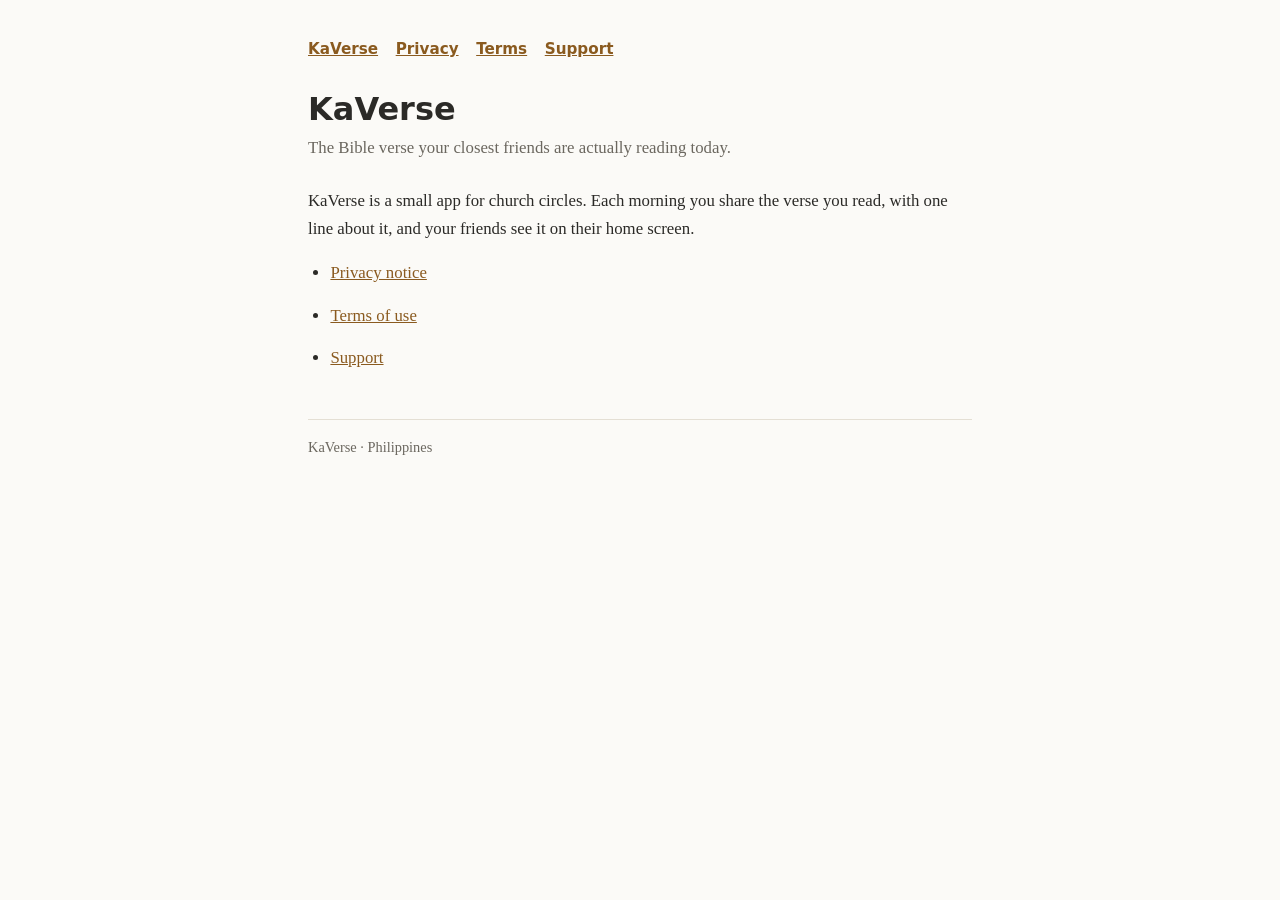
<file: index.html>
<!doctype html>
<html lang="en">
<head>
<meta charset="utf-8">
<meta name="viewport" content="width=device-width, initial-scale=1">
<meta name="color-scheme" content="light dark">
<title>KaVerse — KaVerse</title>
<link rel="stylesheet" href="style.css">
</head>
<body>
<main>
<nav><a href="index.html">KaVerse</a><a href="privacy.html">Privacy</a><a href="terms.html">Terms</a><a href="support.html">Support</a></nav>
<h1>KaVerse</h1>
<p class="sub">The Bible verse your closest friends are actually reading today.</p>
<p>KaVerse is a small app for church circles. Each morning you share the verse you read, with one line about it, and your friends see it on their home screen.</p>
<ul>
<li><a href="privacy.html">Privacy notice</a></li>
<li><a href="terms.html">Terms of use</a></li>
<li><a href="support.html">Support</a></li>
</ul>
<footer>KaVerse &middot; Philippines</footer>
</main>
</body>
</html>
</file>
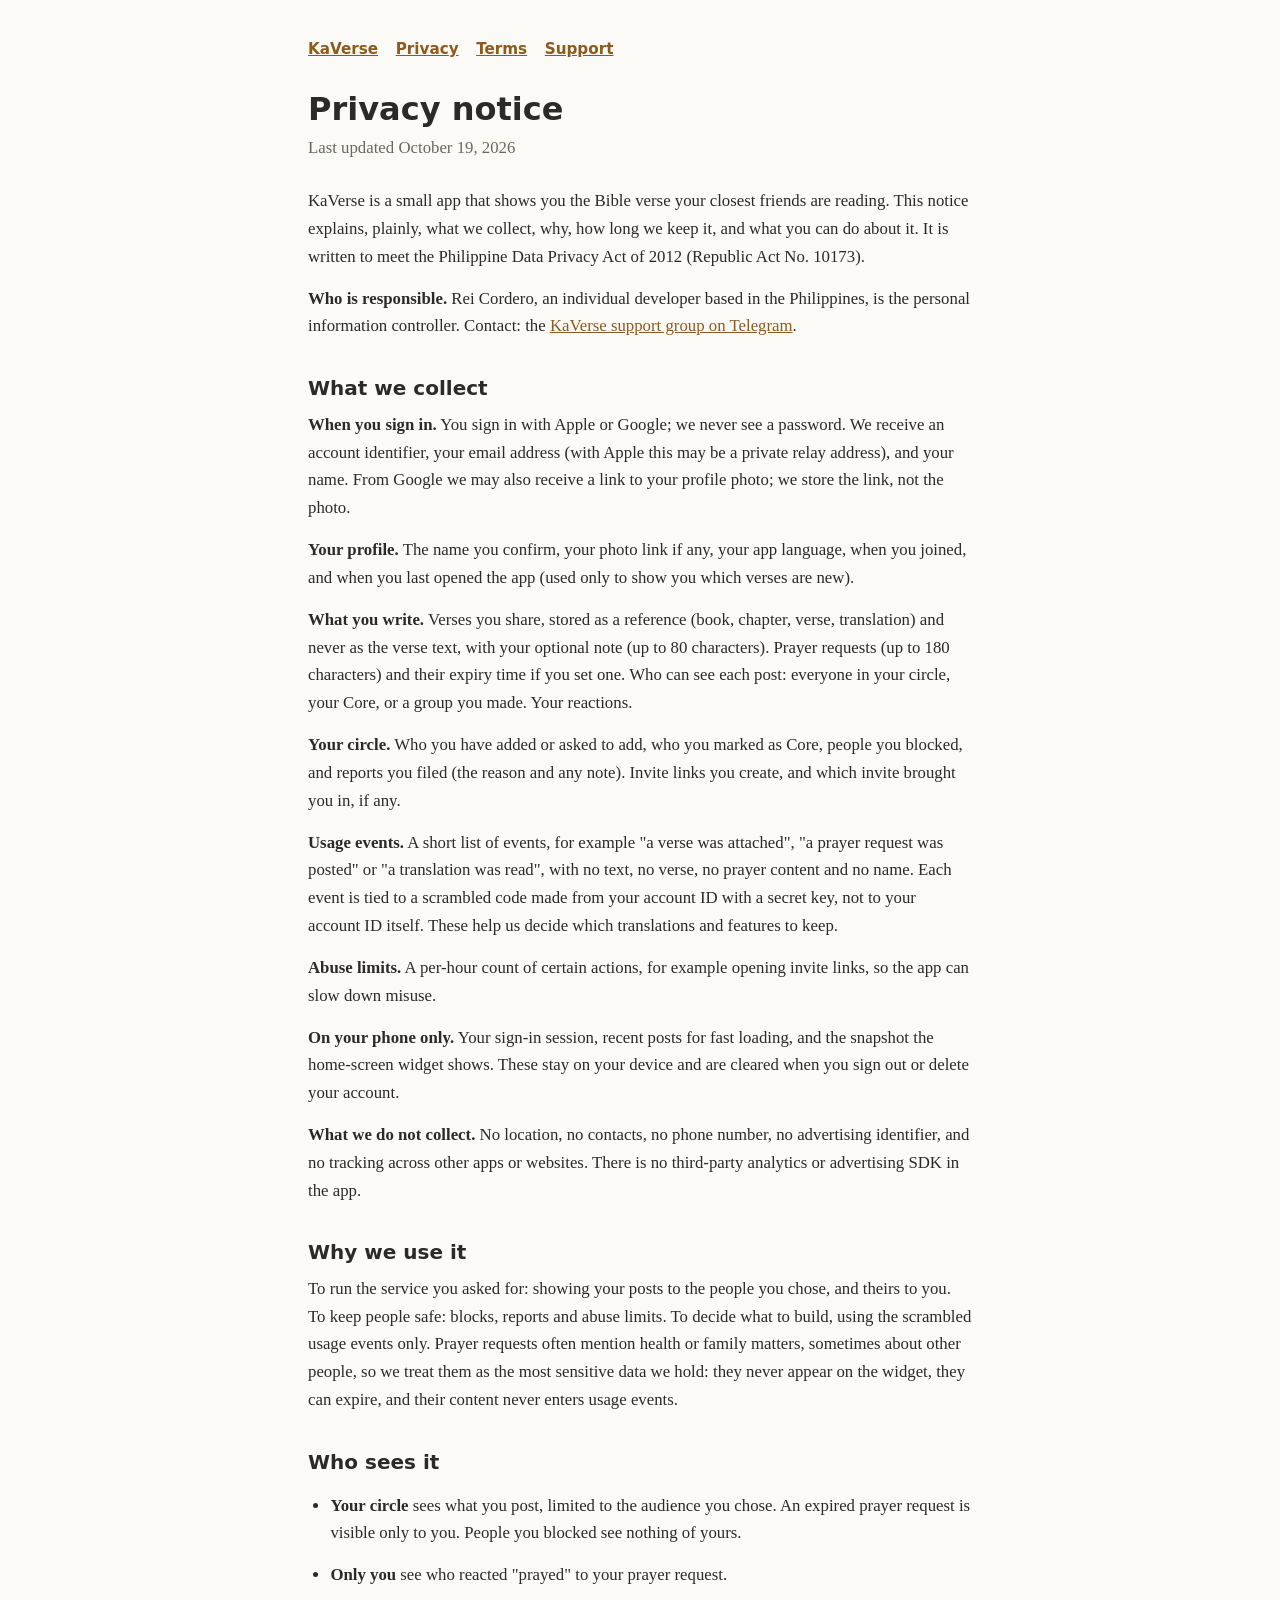
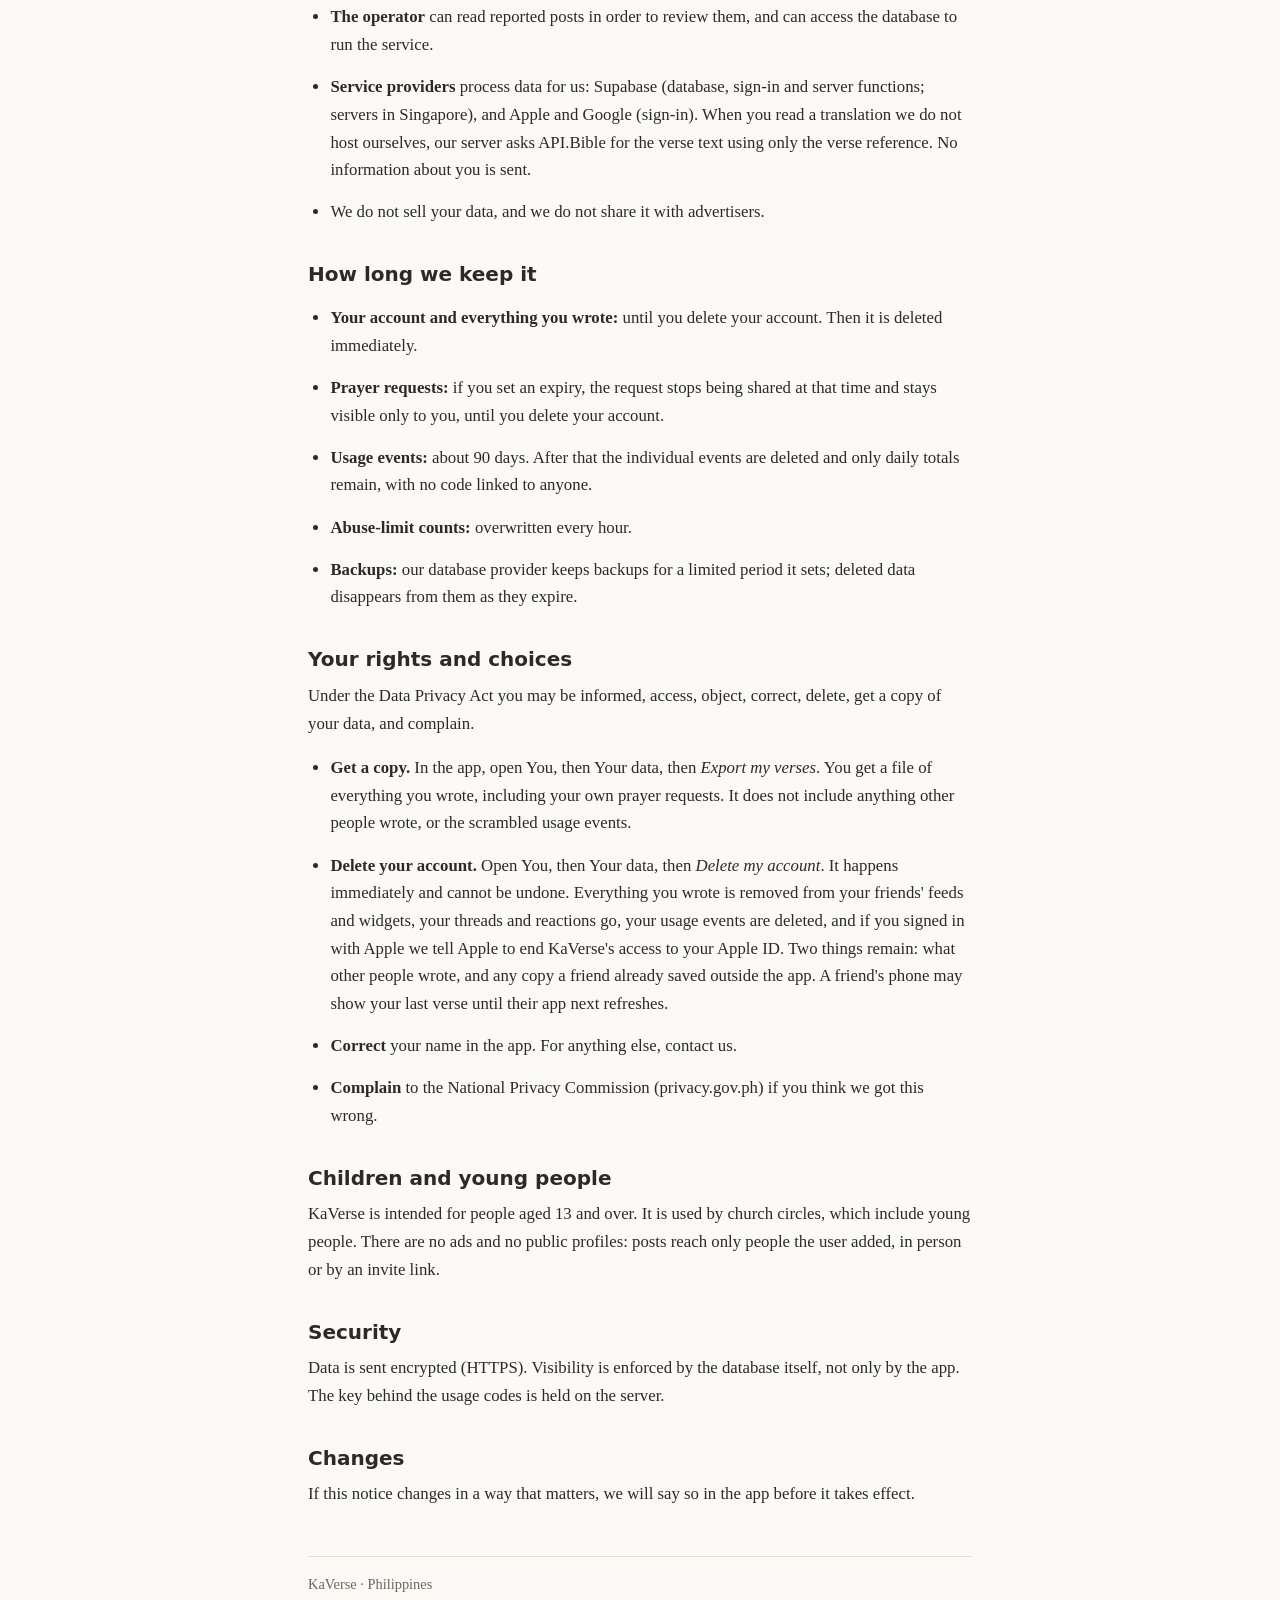
<file: privacy.html>
<!doctype html>
<html lang="en">
<head>
<meta charset="utf-8">
<meta name="viewport" content="width=device-width, initial-scale=1">
<meta name="color-scheme" content="light dark">
<title>Privacy notice — KaVerse</title>
<link rel="stylesheet" href="style.css">
</head>
<body>
<main>
<nav><a href="index.html">KaVerse</a><a href="privacy.html">Privacy</a><a href="terms.html">Terms</a><a href="support.html">Support</a></nav>
<h1>Privacy notice</h1>
<p class="sub">Last updated October 19, 2026</p>
<p>KaVerse is a small app that shows you the Bible verse your closest friends are reading. This notice explains, plainly, what we collect, why, how long we keep it, and what you can do about it. It is written to meet the Philippine Data Privacy Act of 2012 (Republic Act No. 10173).</p>
<p><strong>Who is responsible.</strong> Rei Cordero, an individual developer based in the Philippines, is the personal information controller. Contact: the <a href="https://t.me/+48SsiTLV7lE4NGU1">KaVerse support group on Telegram</a>.</p>

<h2>What we collect</h2>
<p><strong>When you sign in.</strong> You sign in with Apple or Google; we never see a password. We receive an account identifier, your email address (with Apple this may be a private relay address), and your name. From Google we may also receive a link to your profile photo; we store the link, not the photo.</p>
<p><strong>Your profile.</strong> The name you confirm, your photo link if any, your app language, when you joined, and when you last opened the app (used only to show you which verses are new).</p>
<p><strong>What you write.</strong> Verses you share, stored as a reference (book, chapter, verse, translation) and never as the verse text, with your optional note (up to 80 characters). Prayer requests (up to 180 characters) and their expiry time if you set one. Who can see each post: everyone in your circle, your Core, or a group you made. Your reactions.</p>
<p><strong>Your circle.</strong> Who you have added or asked to add, who you marked as Core, people you blocked, and reports you filed (the reason and any note). Invite links you create, and which invite brought you in, if any.</p>
<p><strong>Usage events.</strong> A short list of events, for example "a verse was attached", "a prayer request was posted" or "a translation was read", with no text, no verse, no prayer content and no name. Each event is tied to a scrambled code made from your account ID with a secret key, not to your account ID itself. These help us decide which translations and features to keep.</p>
<p><strong>Abuse limits.</strong> A per-hour count of certain actions, for example opening invite links, so the app can slow down misuse.</p>
<p><strong>On your phone only.</strong> Your sign-in session, recent posts for fast loading, and the snapshot the home-screen widget shows. These stay on your device and are cleared when you sign out or delete your account.</p>
<p><strong>What we do not collect.</strong> No location, no contacts, no phone number, no advertising identifier, and no tracking across other apps or websites. There is no third-party analytics or advertising SDK in the app.</p>

<h2>Why we use it</h2>
<p>To run the service you asked for: showing your posts to the people you chose, and theirs to you. To keep people safe: blocks, reports and abuse limits. To decide what to build, using the scrambled usage events only. Prayer requests often mention health or family matters, sometimes about other people, so we treat them as the most sensitive data we hold: they never appear on the widget, they can expire, and their content never enters usage events.</p>

<h2>Who sees it</h2>
<ul>
<li><strong>Your circle</strong> sees what you post, limited to the audience you chose. An expired prayer request is visible only to you. People you blocked see nothing of yours.</li>
<li><strong>Only you</strong> see who reacted "prayed" to your prayer request.</li>
<li><strong>The operator</strong> can read reported posts in order to review them, and can access the database to run the service.</li>
<li><strong>Service providers</strong> process data for us: Supabase (database, sign-in and server functions; servers in Singapore), and Apple and Google (sign-in). When you read a translation we do not host ourselves, our server asks API.Bible for the verse text using only the verse reference. No information about you is sent.</li>
<li>We do not sell your data, and we do not share it with advertisers.</li>
</ul>

<h2>How long we keep it</h2>
<ul>
<li><strong>Your account and everything you wrote:</strong> until you delete your account. Then it is deleted immediately.</li>
<li><strong>Prayer requests:</strong> if you set an expiry, the request stops being shared at that time and stays visible only to you, until you delete your account.</li>
<li><strong>Usage events:</strong> about 90 days. After that the individual events are deleted and only daily totals remain, with no code linked to anyone.</li>
<li><strong>Abuse-limit counts:</strong> overwritten every hour.</li>
<li><strong>Backups:</strong> our database provider keeps backups for a limited period it sets; deleted data disappears from them as they expire.</li>
</ul>

<h2>Your rights and choices</h2>
<p>Under the Data Privacy Act you may be informed, access, object, correct, delete, get a copy of your data, and complain.</p>
<ul>
<li><strong>Get a copy.</strong> In the app, open You, then Your data, then <em>Export my verses</em>. You get a file of everything you wrote, including your own prayer requests. It does not include anything other people wrote, or the scrambled usage events.</li>
<li><strong>Delete your account.</strong> Open You, then Your data, then <em>Delete my account</em>. It happens immediately and cannot be undone. Everything you wrote is removed from your friends' feeds and widgets, your threads and reactions go, your usage events are deleted, and if you signed in with Apple we tell Apple to end KaVerse's access to your Apple ID. Two things remain: what other people wrote, and any copy a friend already saved outside the app. A friend's phone may show your last verse until their app next refreshes.</li>
<li><strong>Correct</strong> your name in the app. For anything else, contact us.</li>
<li><strong>Complain</strong> to the National Privacy Commission (privacy.gov.ph) if you think we got this wrong.</li>
</ul>

<h2>Children and young people</h2>
<p>KaVerse is intended for people aged 13 and over. It is used by church circles, which include young people. There are no ads and no public profiles: posts reach only people the user added, in person or by an invite link.</p>

<h2>Security</h2>
<p>Data is sent encrypted (HTTPS). Visibility is enforced by the database itself, not only by the app. The key behind the usage codes is held on the server.</p>

<h2>Changes</h2>
<p>If this notice changes in a way that matters, we will say so in the app before it takes effect.</p>
<footer>KaVerse &middot; Philippines</footer>
</main>
</body>
</html>
</file>
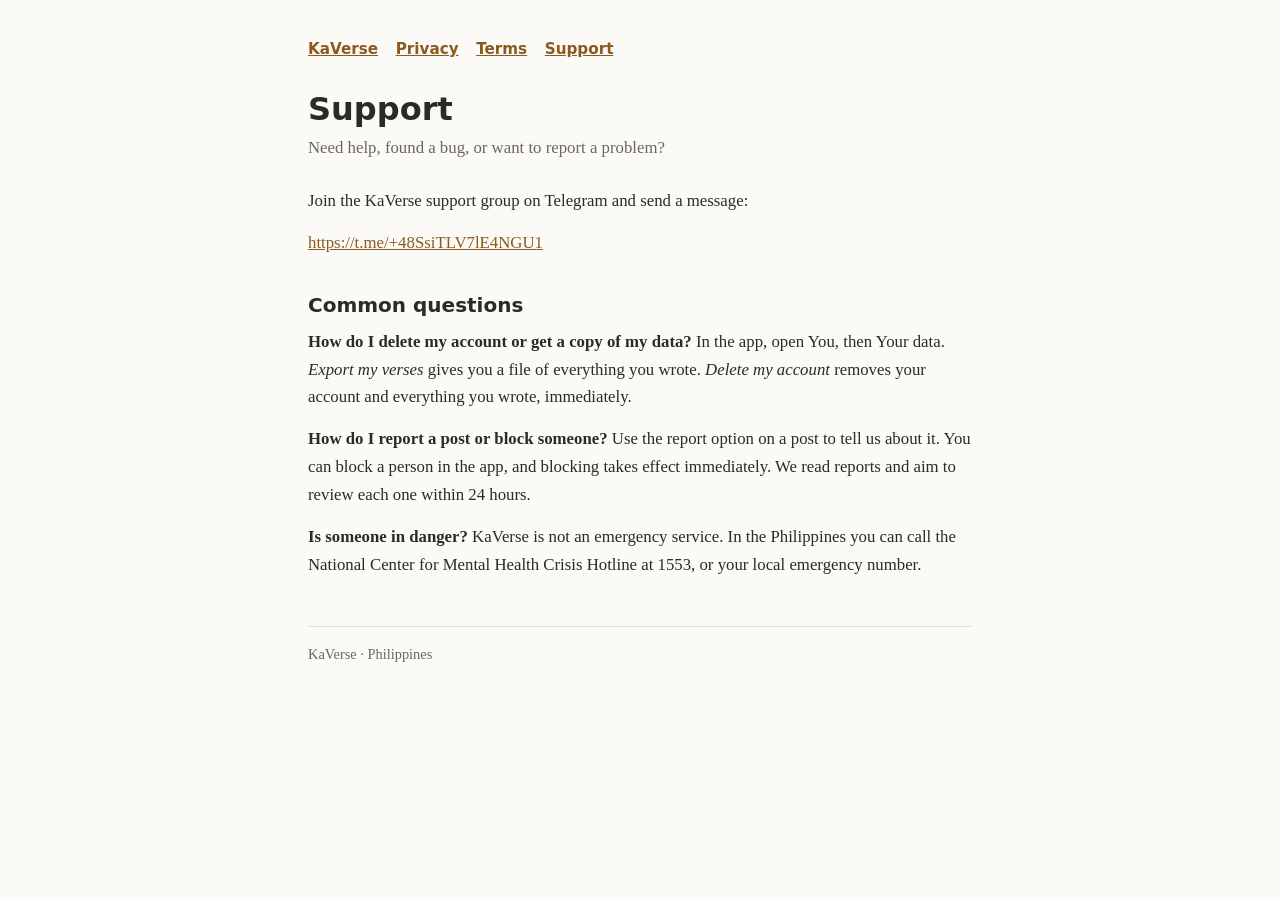
<file: support.html>
<!doctype html>
<html lang="en">
<head>
<meta charset="utf-8">
<meta name="viewport" content="width=device-width, initial-scale=1">
<meta name="color-scheme" content="light dark">
<title>Support — KaVerse</title>
<link rel="stylesheet" href="style.css">
</head>
<body>
<main>
<nav><a href="index.html">KaVerse</a><a href="privacy.html">Privacy</a><a href="terms.html">Terms</a><a href="support.html">Support</a></nav>
<h1>Support</h1>
<p class="sub">Need help, found a bug, or want to report a problem?</p>
<p>Join the KaVerse support group on Telegram and send a message:</p>
<p><a href="https://t.me/+48SsiTLV7lE4NGU1">https://t.me/+48SsiTLV7lE4NGU1</a></p>
<h2>Common questions</h2>
<p><strong>How do I delete my account or get a copy of my data?</strong> In the app, open You, then Your data. <em>Export my verses</em> gives you a file of everything you wrote. <em>Delete my account</em> removes your account and everything you wrote, immediately.</p>
<p><strong>How do I report a post or block someone?</strong> Use the report option on a post to tell us about it. You can block a person in the app, and blocking takes effect immediately. We read reports and aim to review each one within 24 hours.</p>
<p><strong>Is someone in danger?</strong> KaVerse is not an emergency service. In the Philippines you can call the National Center for Mental Health Crisis Hotline at 1553, or your local emergency number.</p>
<footer>KaVerse &middot; Philippines</footer>
</main>
</body>
</html>
</file>
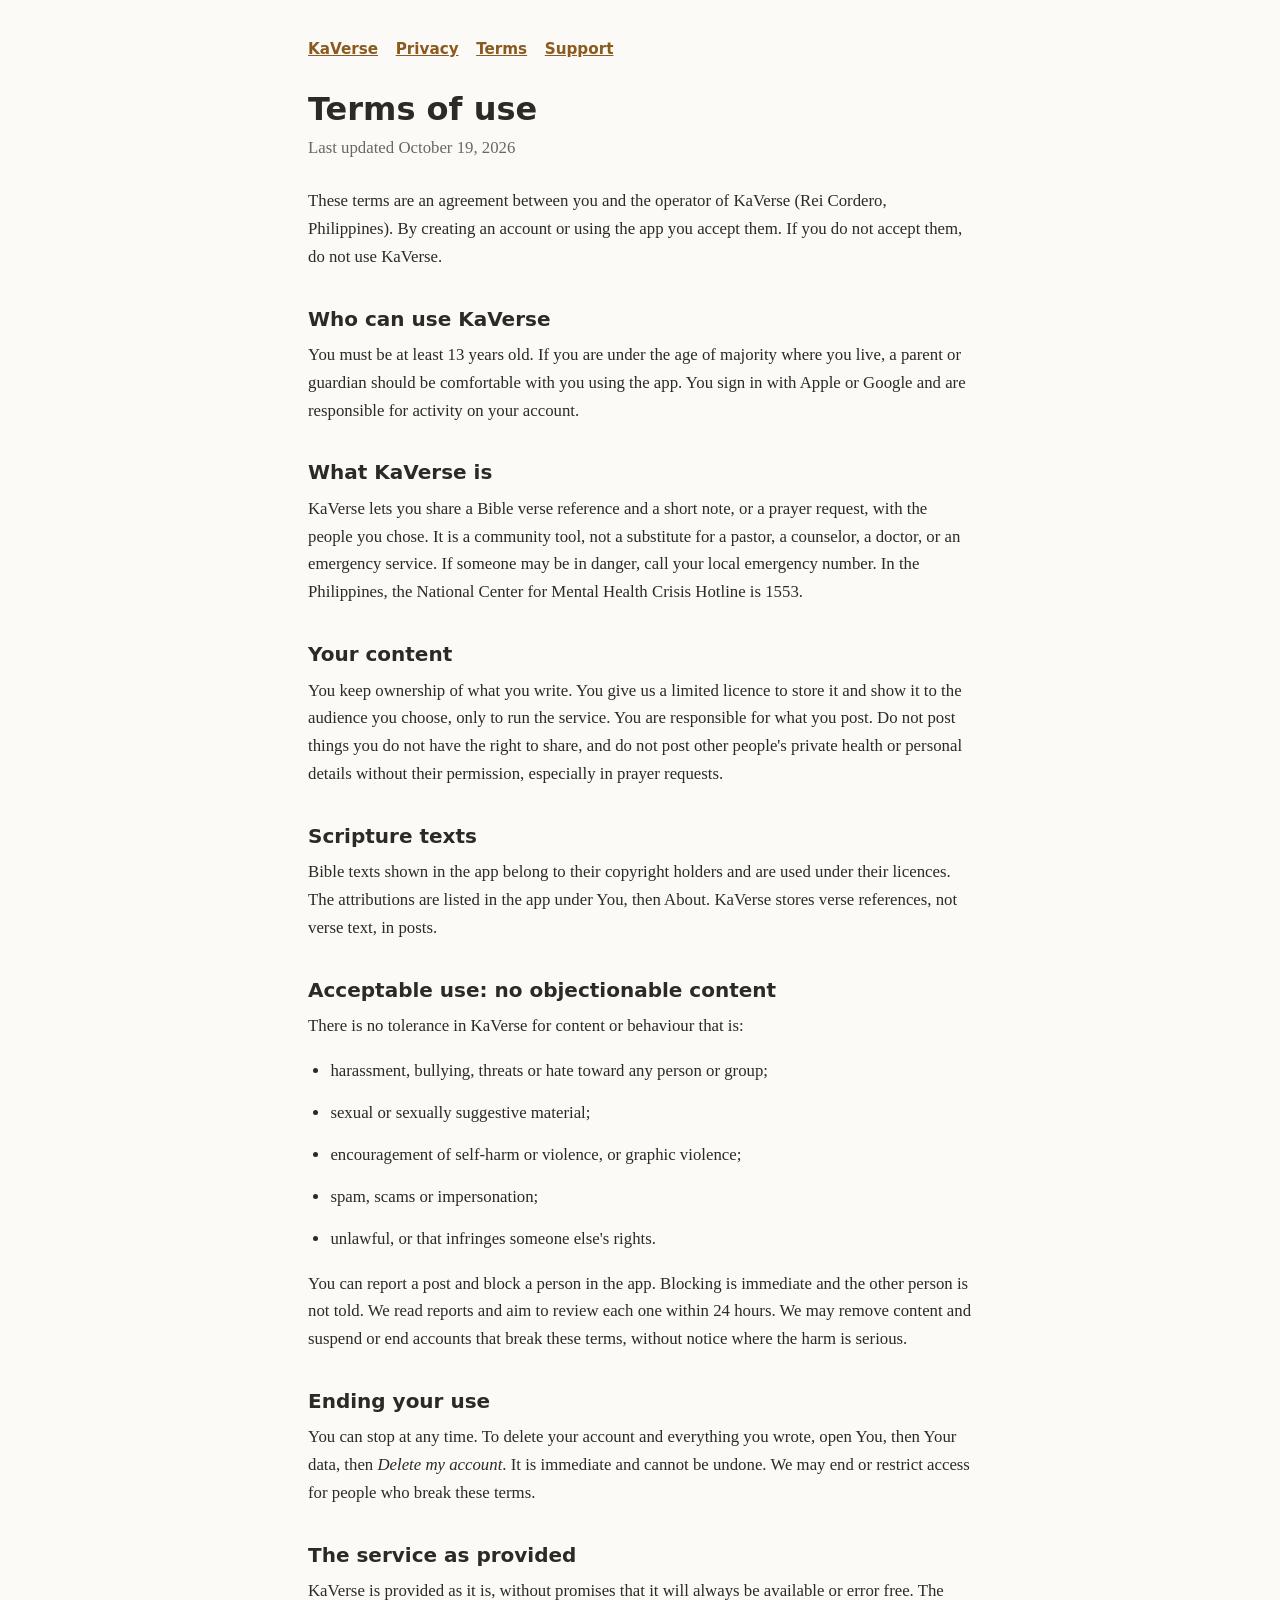
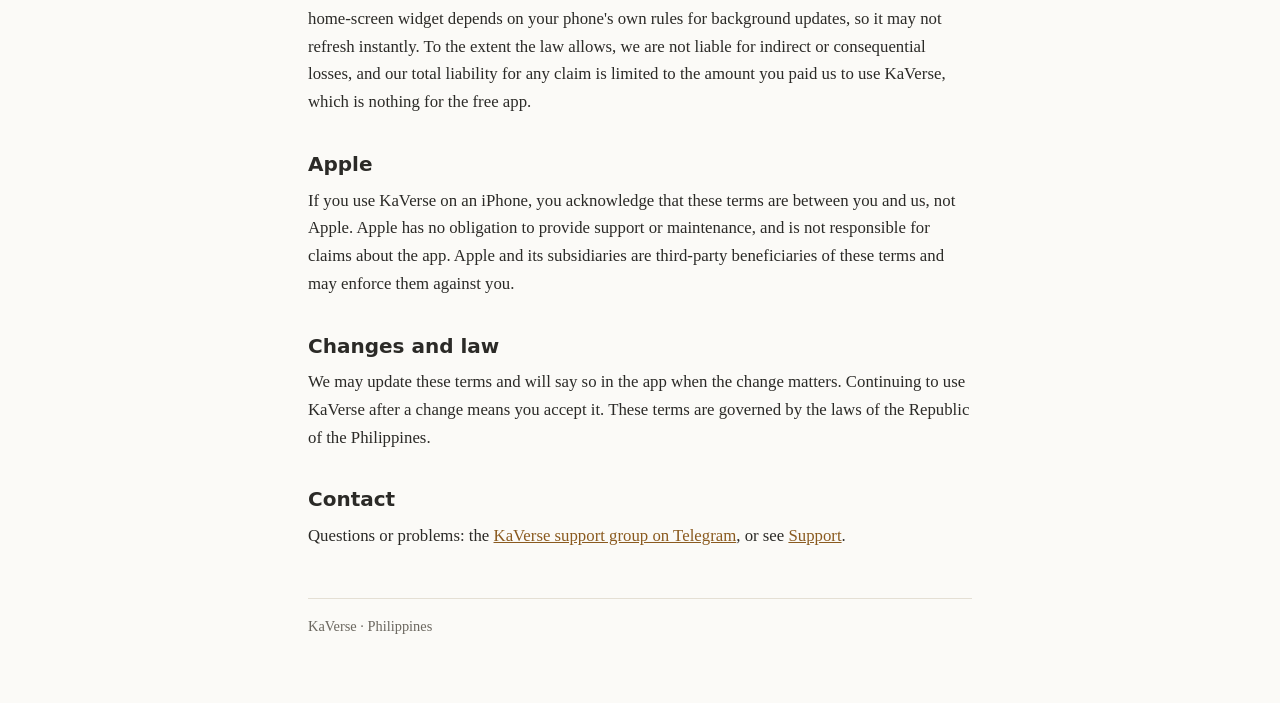
<file: terms.html>
<!doctype html>
<html lang="en">
<head>
<meta charset="utf-8">
<meta name="viewport" content="width=device-width, initial-scale=1">
<meta name="color-scheme" content="light dark">
<title>Terms of use — KaVerse</title>
<link rel="stylesheet" href="style.css">
</head>
<body>
<main>
<nav><a href="index.html">KaVerse</a><a href="privacy.html">Privacy</a><a href="terms.html">Terms</a><a href="support.html">Support</a></nav>
<h1>Terms of use</h1>
<p class="sub">Last updated October 19, 2026</p>
<p>These terms are an agreement between you and the operator of KaVerse (Rei Cordero, Philippines). By creating an account or using the app you accept them. If you do not accept them, do not use KaVerse.</p>

<h2>Who can use KaVerse</h2>
<p>You must be at least 13 years old. If you are under the age of majority where you live, a parent or guardian should be comfortable with you using the app. You sign in with Apple or Google and are responsible for activity on your account.</p>

<h2>What KaVerse is</h2>
<p>KaVerse lets you share a Bible verse reference and a short note, or a prayer request, with the people you chose. It is a community tool, not a substitute for a pastor, a counselor, a doctor, or an emergency service. If someone may be in danger, call your local emergency number. In the Philippines, the National Center for Mental Health Crisis Hotline is 1553.</p>

<h2>Your content</h2>
<p>You keep ownership of what you write. You give us a limited licence to store it and show it to the audience you choose, only to run the service. You are responsible for what you post. Do not post things you do not have the right to share, and do not post other people's private health or personal details without their permission, especially in prayer requests.</p>

<h2>Scripture texts</h2>
<p>Bible texts shown in the app belong to their copyright holders and are used under their licences. The attributions are listed in the app under You, then About. KaVerse stores verse references, not verse text, in posts.</p>

<h2>Acceptable use: no objectionable content</h2>
<p>There is no tolerance in KaVerse for content or behaviour that is:</p>
<ul>
<li>harassment, bullying, threats or hate toward any person or group;</li>
<li>sexual or sexually suggestive material;</li>
<li>encouragement of self-harm or violence, or graphic violence;</li>
<li>spam, scams or impersonation;</li>
<li>unlawful, or that infringes someone else's rights.</li>
</ul>
<p>You can report a post and block a person in the app. Blocking is immediate and the other person is not told. We read reports and aim to review each one within 24 hours. We may remove content and suspend or end accounts that break these terms, without notice where the harm is serious.</p>

<h2>Ending your use</h2>
<p>You can stop at any time. To delete your account and everything you wrote, open You, then Your data, then <em>Delete my account</em>. It is immediate and cannot be undone. We may end or restrict access for people who break these terms.</p>

<h2>The service as provided</h2>
<p>KaVerse is provided as it is, without promises that it will always be available or error free. The home-screen widget depends on your phone's own rules for background updates, so it may not refresh instantly. To the extent the law allows, we are not liable for indirect or consequential losses, and our total liability for any claim is limited to the amount you paid us to use KaVerse, which is nothing for the free app.</p>

<h2>Apple</h2>
<p>If you use KaVerse on an iPhone, you acknowledge that these terms are between you and us, not Apple. Apple has no obligation to provide support or maintenance, and is not responsible for claims about the app. Apple and its subsidiaries are third-party beneficiaries of these terms and may enforce them against you.</p>

<h2>Changes and law</h2>
<p>We may update these terms and will say so in the app when the change matters. Continuing to use KaVerse after a change means you accept it. These terms are governed by the laws of the Republic of the Philippines.</p>

<h2>Contact</h2>
<p>Questions or problems: the <a href="https://t.me/+48SsiTLV7lE4NGU1">KaVerse support group on Telegram</a>, or see <a href="support.html">Support</a>.</p>
<footer>KaVerse &middot; Philippines</footer>
</main>
</body>
</html>
</file>
<file: style.css>
:root{--bg:#fbfaf7;--fg:#2b2a27;--muted:#6b675f;--link:#8a5a1f;--rule:#e4dfd4}
@media (prefers-color-scheme:dark){:root{--bg:#171613;--fg:#e9e5da;--muted:#a39d8f;--link:#d9a45b;--rule:#2e2b25}}
*{box-sizing:border-box}
body{margin:0;background:var(--bg);color:var(--fg);font:400 1.05rem/1.65 ui-serif,Georgia,"Times New Roman",serif}
main{max-width:44rem;margin:0 auto;padding:2.5rem 1.25rem 4rem}
h1{font:700 2rem/1.2 ui-sans-serif,system-ui,-apple-system,"Segoe UI",sans-serif;margin:0 0 .35rem}
h2{font:700 1.25rem/1.3 ui-sans-serif,system-ui,-apple-system,"Segoe UI",sans-serif;margin:2.2rem 0 .6rem}
p,li{margin:0 0 .9rem}ul{padding-left:1.4rem}
a{color:var(--link)}
.sub{color:var(--muted);margin:0 0 1.6rem}
nav{margin:0 0 2rem;font:600 .95rem ui-sans-serif,system-ui,sans-serif}
nav a{margin-right:1.1rem}
footer{margin-top:3rem;padding-top:1rem;border-top:1px solid var(--rule);color:var(--muted);font-size:.9rem}
</file>
